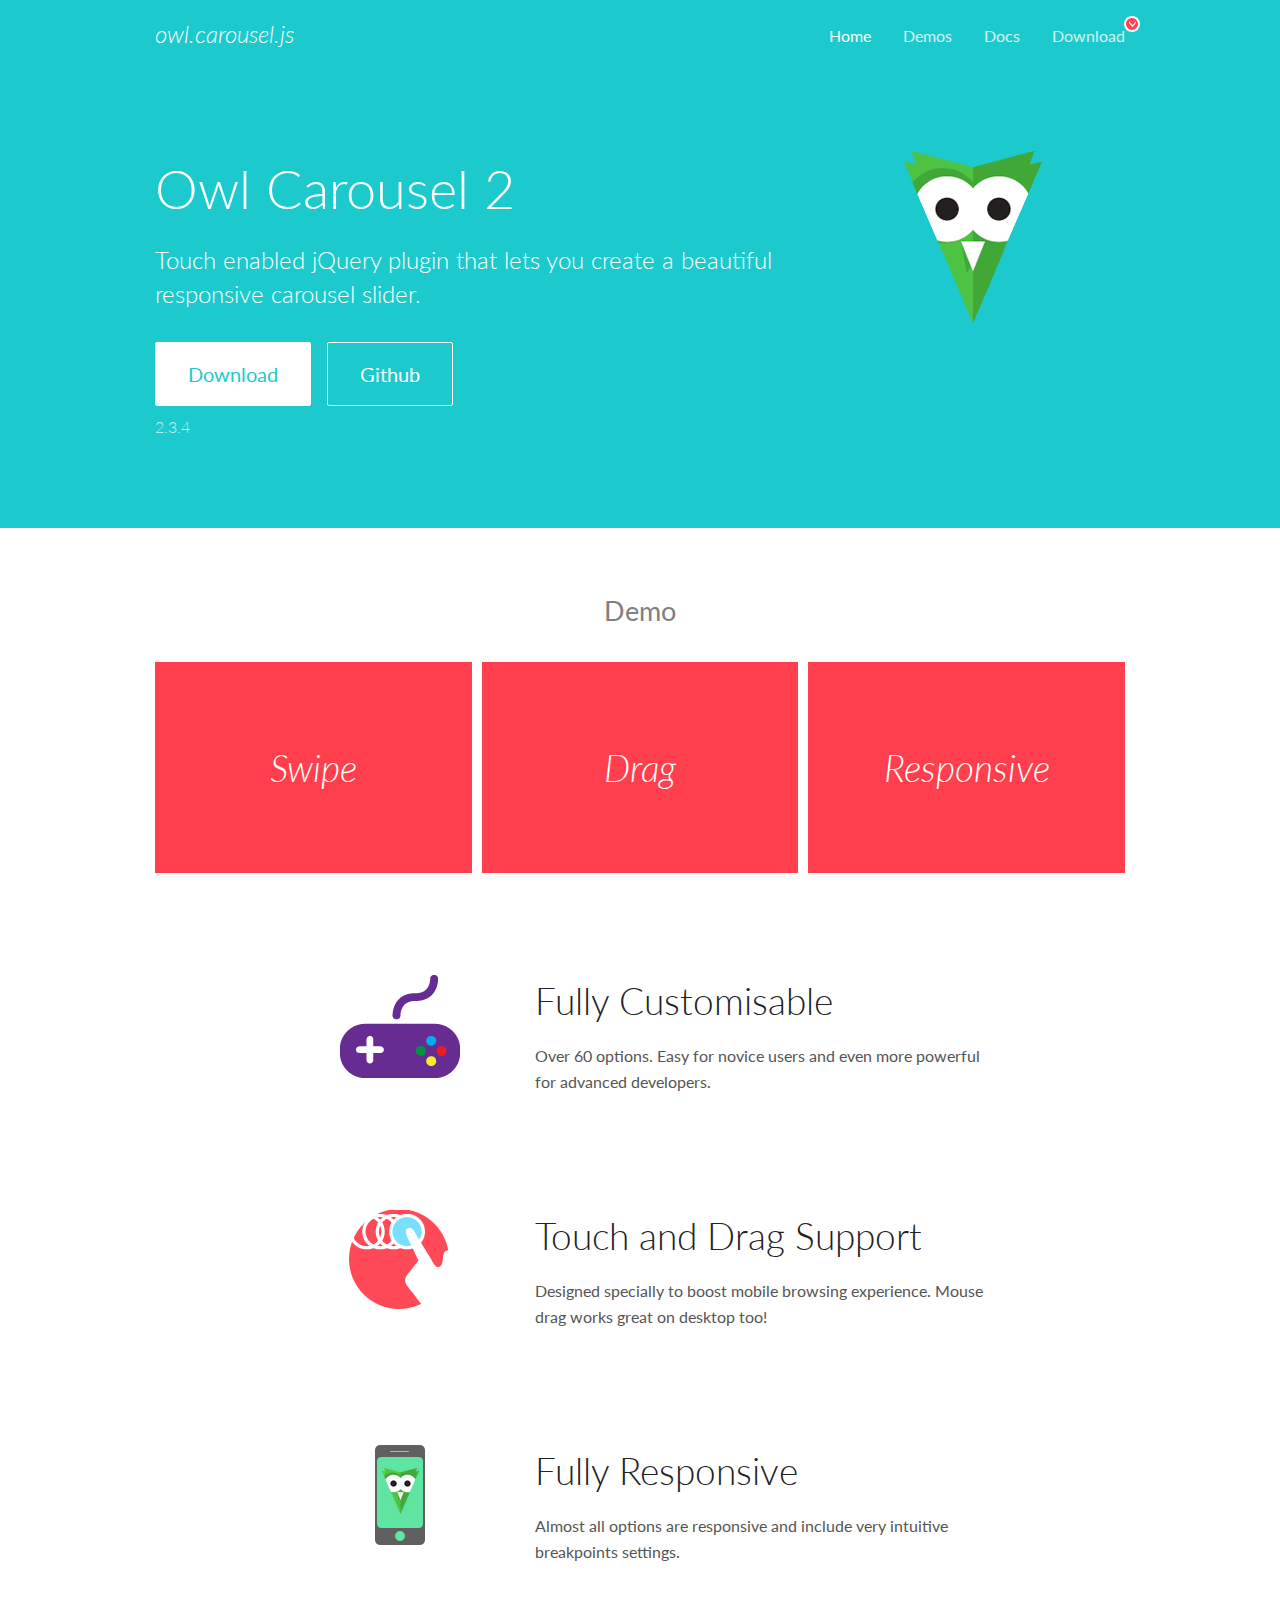
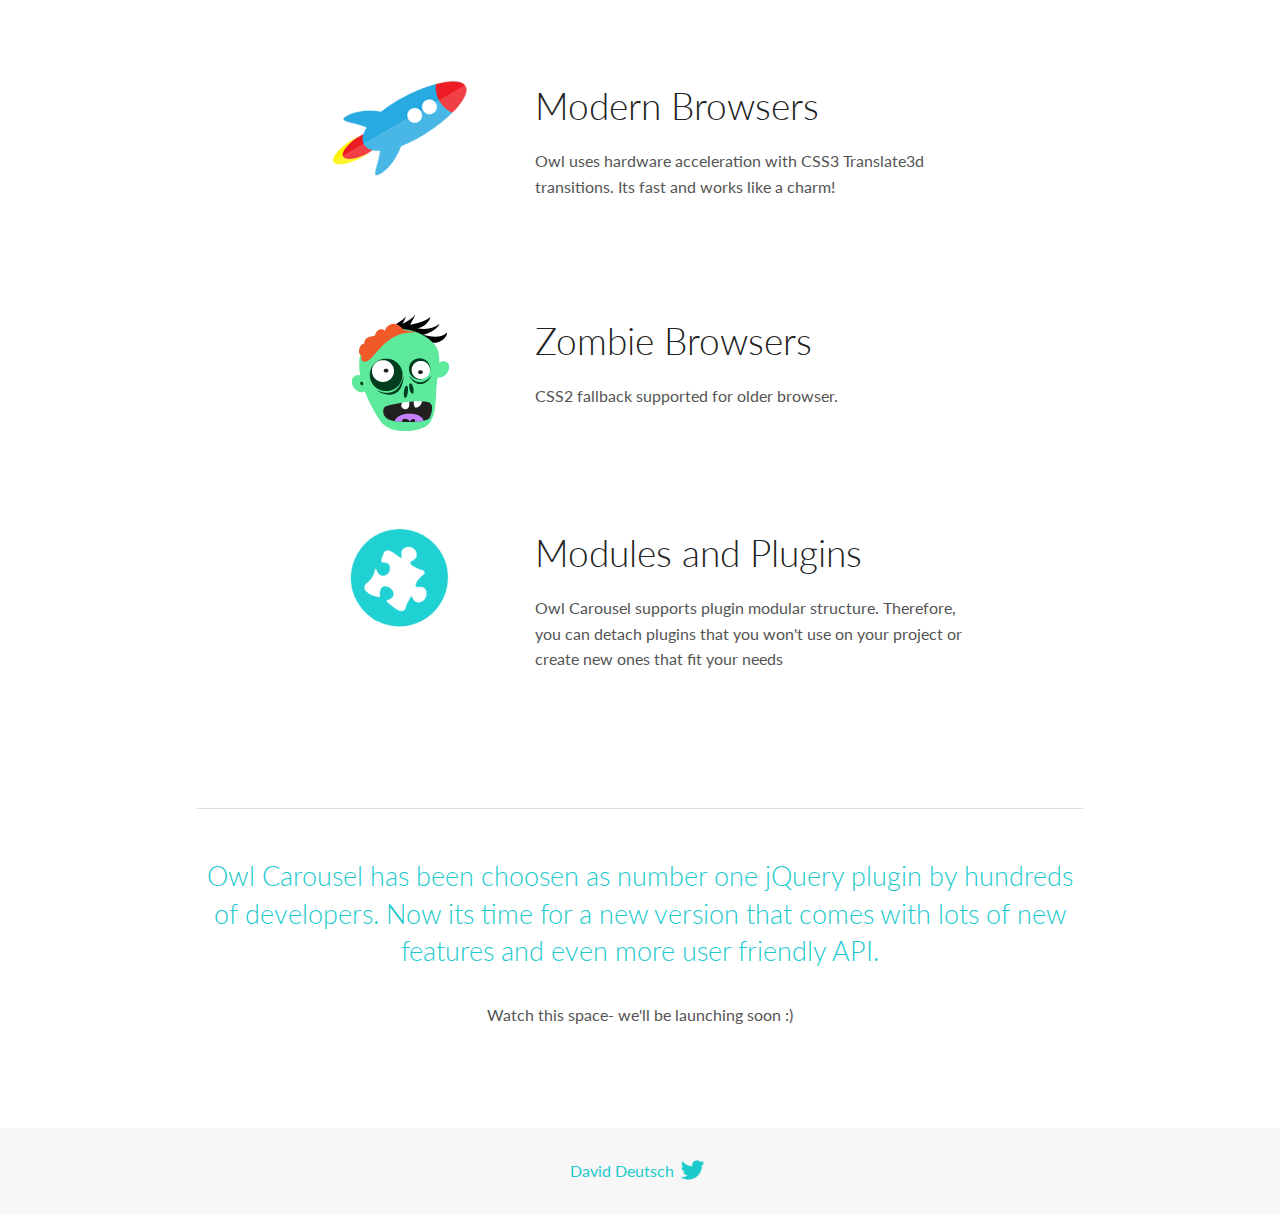
<file: _libs/owlCarousel/docs/index.html>
<!DOCTYPE html>
<html lang="en">
  <head>

    <!-- head -->
    <meta charset="utf-8">
    <meta name="msapplication-tap-highlight" content="no" />
    <meta name="viewport" content="width=device-width, initial-scale=1.0" />
    <meta name="description" content="Touch enabled jQuery plugin that lets you create beautiful responsive carousel slider.">
    <meta name="author" content="David Deutsch">
    <title>
      Home | Owl Carousel | 2.3.4
    </title>

    <!-- Stylesheets -->
    <link href='https://fonts.googleapis.com/css?family=Lato:300,400,700,400italic,300italic' rel='stylesheet' type='text/css'>
    <link rel="stylesheet" href="assets/css/docs.theme.min.css">

    <!-- Owl Stylesheets -->
    <link rel="stylesheet" href="assets/owlcarousel/assets/owl.carousel.min.css">
    <link rel="stylesheet" href="assets/owlcarousel/assets/owl.theme.default.min.css">

    <!-- HTML5 shim and Respond.js IE8 support of HTML5 elements and media queries -->

    <!--[if lt IE 9]>
      <script src="https://oss.maxcdn.com/libs/html5shiv/3.7.0/html5shiv.js"></script>
      <script src="https://oss.maxcdn.com/libs/respond.js/1.3.0/respond.min.js"></script>
    <![endif]-->

    <!-- Favicons -->
    <link rel="apple-touch-icon-precomposed" sizes="144x144" href="assets/ico/apple-touch-icon-144-precomposed.png">
    <link rel="shortcut icon" href="assets/ico/favicon.png">
    <link rel="shortcut icon" href="favicon.ico">

    <!-- Yeah i know js should not be in header. Its required for demos.-->

    <!-- javascript -->
    <script src="assets/vendors/jquery.min.js"></script>
    <script src="assets/owlcarousel/owl.carousel.js"></script>
  </head>
  <body>

    <!-- header -->
    <header class="header">
      <div class="row">
        <div class="large-12 columns">
          <div class="brand left">
            <h3>
              <a href="/OwlCarousel2/">owl.carousel.js</a> 
            </h3>
          </div>
          <a id="toggle-nav" class="right">
            <span></span> <span></span> <span></span> 
          </a> 
          <div class="nav-bar">
            <ul class="clearfix">
              <li class="active">
                <a href="/OwlCarousel2/index.html">Home</a> 
              </li>
              <li> <a href="/OwlCarousel2/demos/demos.html">Demos</a>  </li>
              <li> <a href="/OwlCarousel2/docs/started-welcome.html">Docs</a>  </li>
              <li>
                <a href="https://github.com/OwlCarousel2/OwlCarousel2/archive/2.3.4.zip">Download</a> 
                <span class="download"></span> 
              </li>
            </ul>
          </div>
        </div>
      </div>
    </header>

    <!-- home panel -->
    <section id="hero">
      <div class="row">
        <div class="large-8 medium-8 columns">
          <h1>Owl Carousel 2</h1>
          <h4>Touch enabled jQuery plugin that lets you create a beautiful responsive carousel slider.</h4>
          <a href="https://github.com/OwlCarousel2/OwlCarousel2/archive/2.3.4.zip" class="hero-button">Download</a> 
          <a href="https://github.com/OwlCarousel2/OwlCarousel2" class="hero-button outline">Github</a> 
          <p>2.3.4</p>
        </div>
        <div class="large-4 medium-4 columns">
          <img class="owl-logo" src="assets/img/owl-logo.png" alt="mr. Owl">
        </div>
      </div>
    </section>

    <!-- body -->
    <div class="home-demo">
      <div class="row">
        <div class="large-12 columns">
          <h3>Demo</h3>
          <div class="owl-carousel">
            <div class="item">
              <h2>Swipe</h2>
            </div>
            <div class="item">
              <h2>Drag</h2>
            </div>
            <div class="item">
              <h2>Responsive</h2>
            </div>
            <div class="item">
              <h2>CSS3</h2>
            </div>
            <div class="item">
              <h2>Fast</h2>
            </div>
            <div class="item">
              <h2>Easy</h2>
            </div>
            <div class="item">
              <h2>Free</h2>
            </div>
            <div class="item">
              <h2>Upgradable</h2>
            </div>
            <div class="item">
              <h2>Tons of options</h2>
            </div>
            <div class="item">
              <h2>Infinity</h2>
            </div>
            <div class="item">
              <h2>Auto Width</h2>
            </div>
          </div>
        </div>
      </div>
    </div>
    <script>
      var owl = $('.owl-carousel');
      owl.owlCarousel({
        margin: 10,
        loop: true,
        responsive: {
          0: {
            items: 1
          },
          600: {
            items: 2
          },
          1000: {
            items: 3
          }
        }
      })
    </script>

    <!-- features -->
    <div id="features">
      <div class="row">
        <div class="small-12 medium-9 small-centered columns">
          <section class="row feature">
            <div class="medium-4 small-12 columns">
              <img src="assets/img/feature-options.png" alt="">
            </div>
            <div class="medium-8 small-12 columns">
              <h2>Fully Customisable</h2>
              <p>Over 60 options. Easy for novice users and even more powerful for advanced developers.</p>
            </div>
          </section>
          <section class="row feature">
            <div class="medium-4 small-12 columns">
              <img src="assets/img/feature-drag.png" alt="">
            </div>
            <div class="medium-8 small-12 columns">
              <h2>Touch and Drag Support</h2>
              <p>Designed specially to boost mobile browsing experience. Mouse drag works great on desktop too!</p>
            </div>
          </section>
          <section class="row feature">
            <div class="medium-4 small-12 columns">
              <img src="assets/img/feature-responsive.png" alt="">
            </div>
            <div class="medium-8 small-12 columns">
              <h2>Fully Responsive</h2>
              <p>Almost all options are responsive and include very intuitive breakpoints settings.</p>
            </div>
          </section>
          <section class="row feature">
            <div class="medium-4 small-12 columns">
              <img src="assets/img/feature-modern.png" alt="">
            </div>
            <div class="medium-8 small-12 columns">
              <h2>Modern Browsers</h2>
              <p>Owl uses hardware acceleration with CSS3 Translate3d transitions. Its fast and works like a charm! </p>
            </div>
          </section>
          <section class="row feature">
            <div class="medium-4 small-12 columns">
              <img src="assets/img/feature-zombie.png" alt="">
            </div>
            <div class="medium-8 small-12 columns">
              <h2>Zombie Browsers</h2>
              <p>CSS2 fallback supported for older browser.</p>
            </div>
          </section>
          <section class="row feature">
            <div class="medium-4 small-12 columns">
              <img src="assets/img/feature-module.png" alt="">
            </div>
            <div class="medium-8 small-12 columns">
              <h2>Modules and Plugins</h2>
              <p>Owl Carousel supports plugin modular structure. Therefore, you can detach plugins that you won&#x27;t use on your project or create new ones that fit your needs</p>
            </div>
          </section>
        </div>
      </div>
    </div>

    <!-- footer -->
    <section id="teaser-text">
      <div class="row">
        <div class="small-12 medium-11 small-centered columns">
          <hr>
          <h3 id="owl-carousel-has-been-choosen-as-number-one-jquery-plugin-by-hundreds-of-developers-now-its-time-for-a-new-version-that-comes-with-lots-of-new-features-and-even-more-user-friendly-api-">Owl Carousel has been choosen as number one jQuery plugin by hundreds of developers. Now its time for a new version that comes with lots of new features and even more user friendly API.</h3>
          <p>Watch this space- we&#39;ll be launching soon :)</p>
        </div>
      </div>
    </section>

    <!-- footer -->
    <footer class="footer">
      <div class="row">
        <div class="large-12 columns">
          <h5>
            <a href="/OwlCarousel2/docs/support-contact.html">David Deutsch</a> 
            <a id="custom-tweet-button" href="https://twitter.com/share?url=https://github.com/OwlCarousel2/OwlCarousel2&text=Owl Carousel - This is so awesome! " target="_blank"></a> 
          </h5>
        </div>
      </div>
    </footer>

    <!-- vendors -->
    <script src="assets/vendors/highlight.js"></script>
    <script src="assets/js/app.js"></script>
  </body>
</html>
</file>
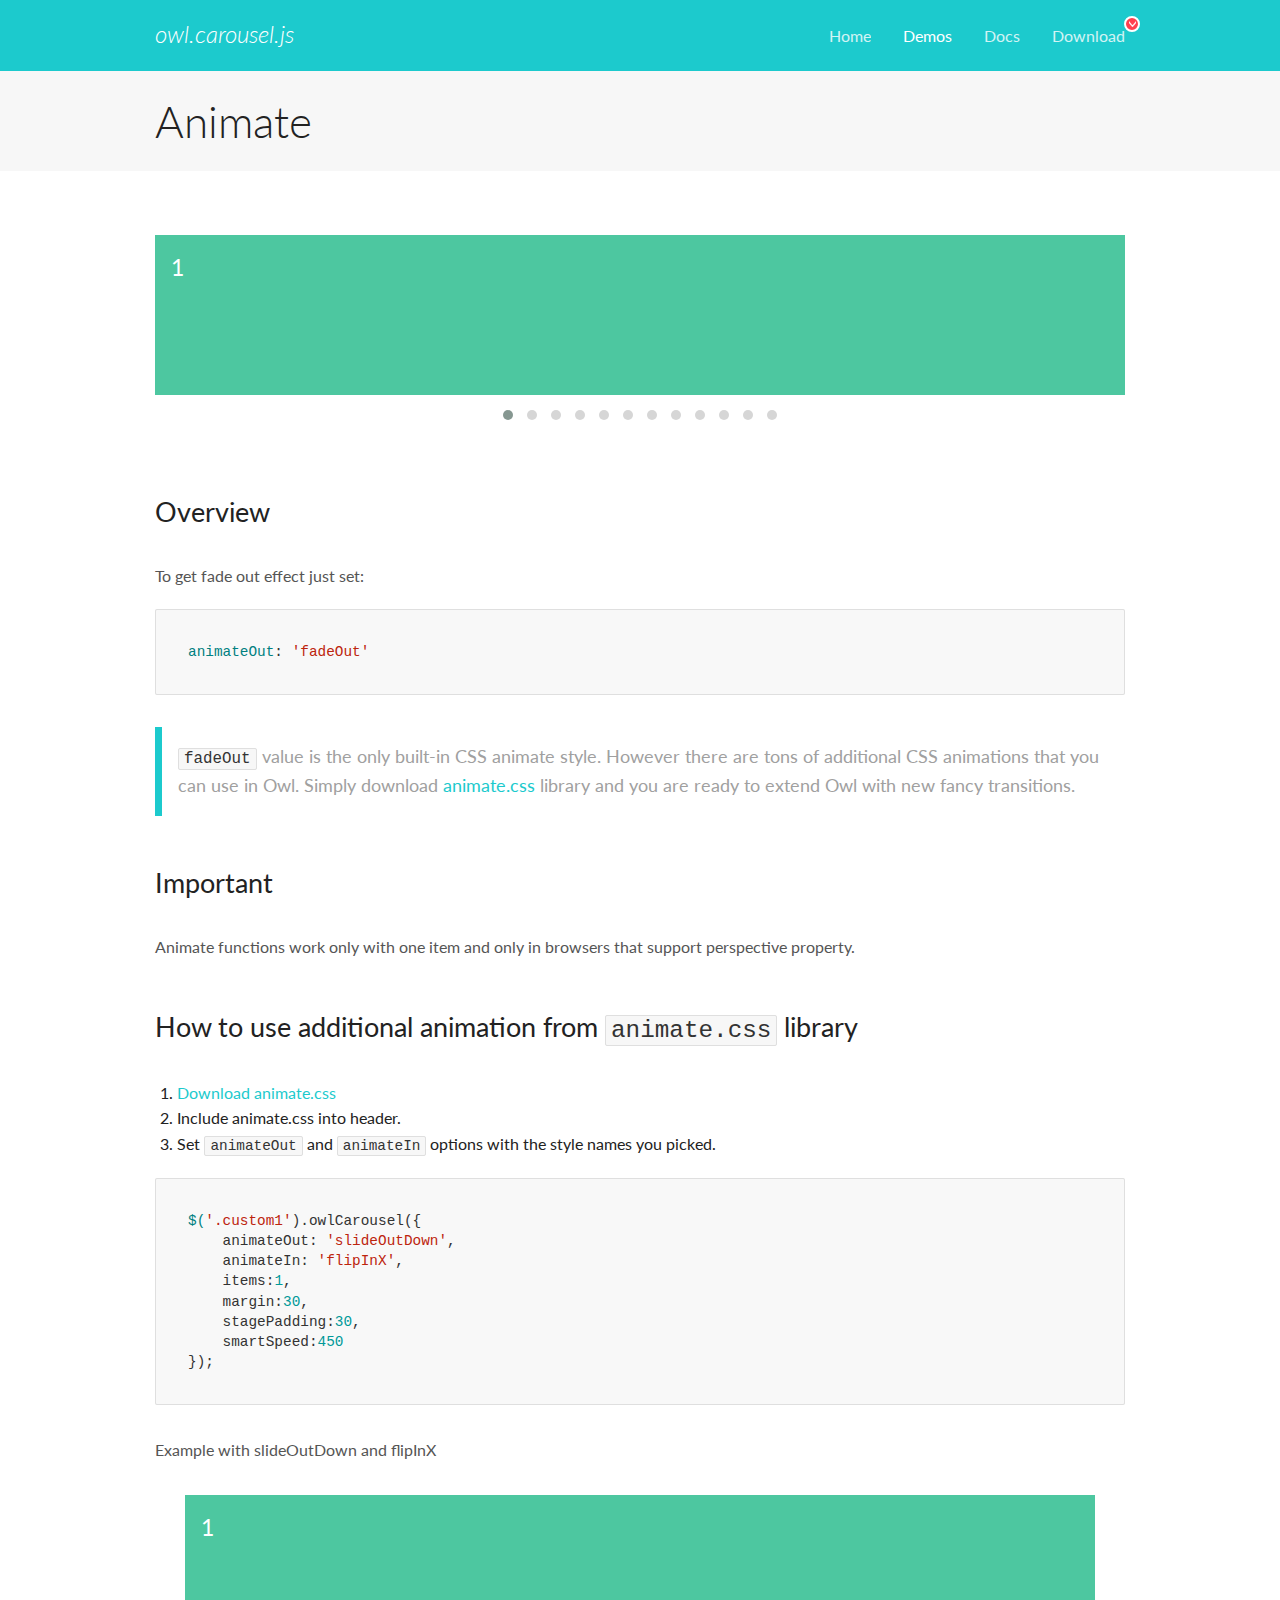
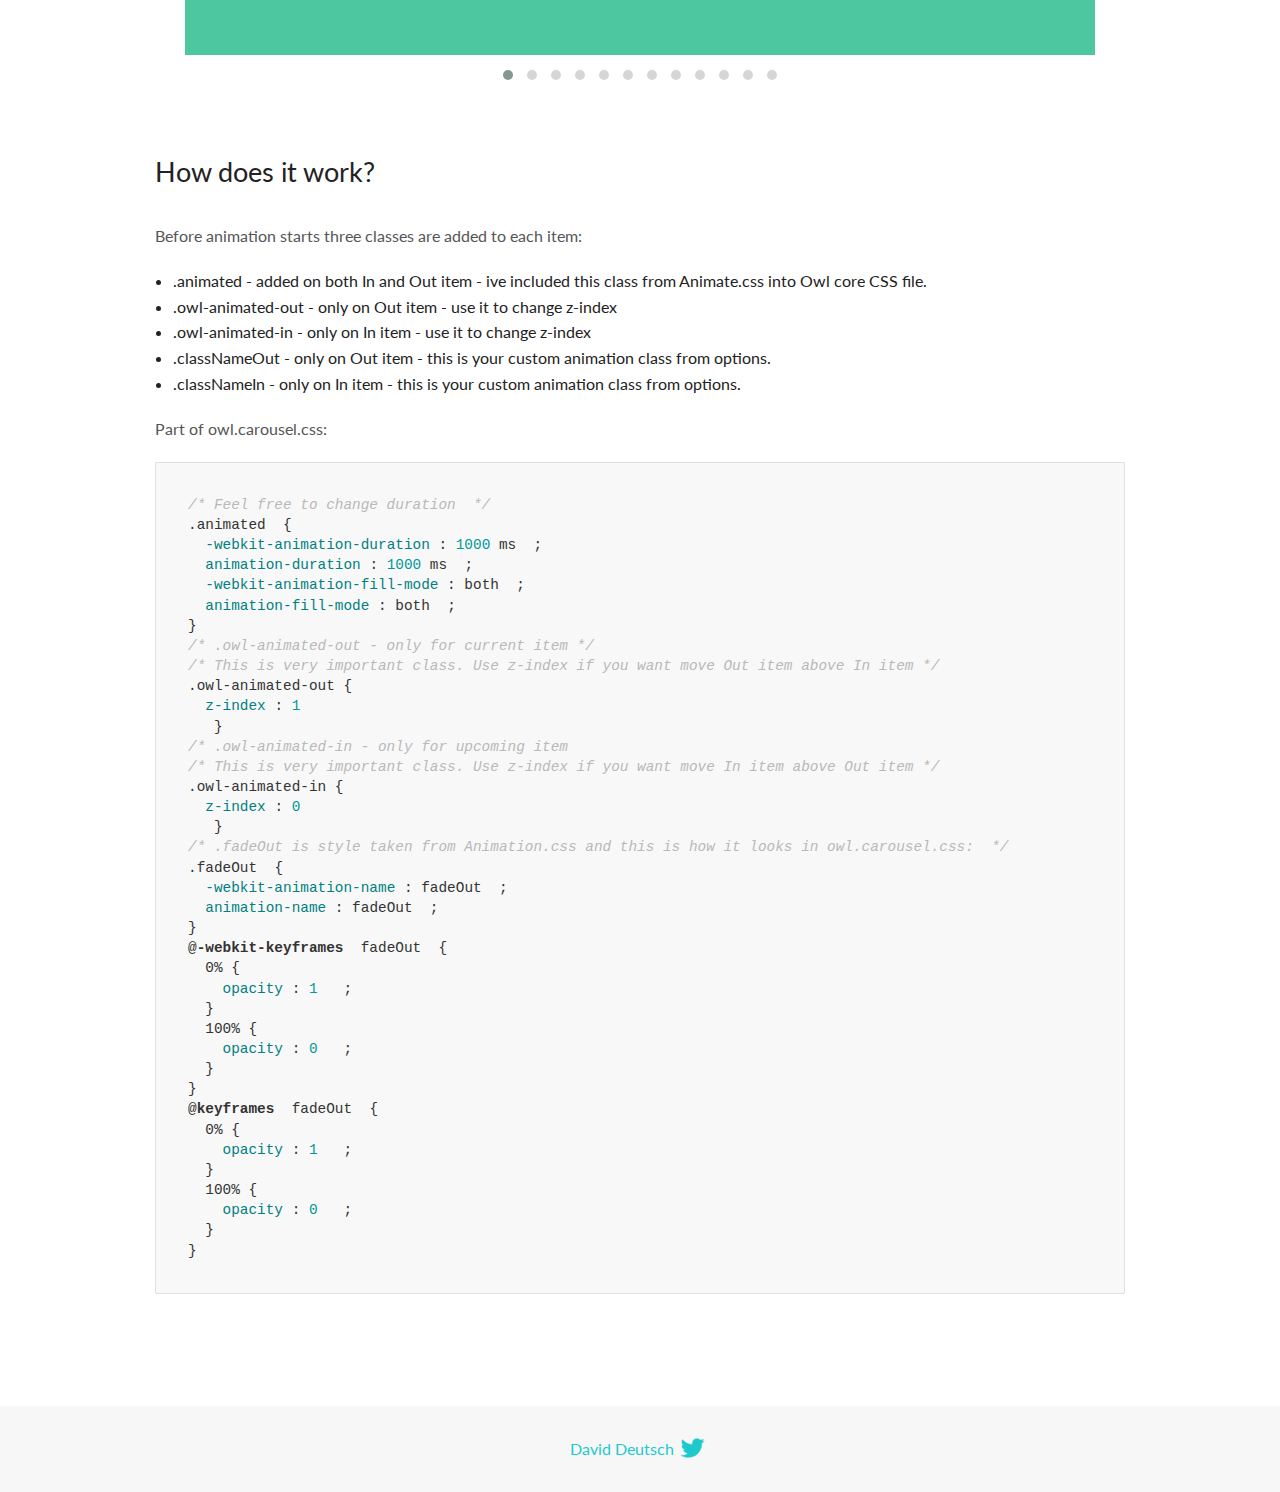
<file: _libs/owlCarousel/docs/demos/animate.html>
<!DOCTYPE html>
<html lang="en">
  <head>

    <!-- head -->
    <meta charset="utf-8">
    <meta name="msapplication-tap-highlight" content="no" />
    <meta name="viewport" content="width=device-width, initial-scale=1.0" />
    <meta name="description" content="Animate carousel">
    <meta name="author" content="David Deutsch">
    <title>
      Animate Demo | Owl Carousel | 2.3.4
    </title>

    <!-- Stylesheets -->
    <link href='https://fonts.googleapis.com/css?family=Lato:300,400,700,400italic,300italic' rel='stylesheet' type='text/css'>
    <link rel="stylesheet" href="../assets/css/docs.theme.min.css">

    <!-- Owl Stylesheets -->
    <link rel="stylesheet" href="../assets/owlcarousel/assets/owl.carousel.min.css">
    <link rel="stylesheet" href="../assets/owlcarousel/assets/owl.theme.default.min.css">

    <!-- HTML5 shim and Respond.js IE8 support of HTML5 elements and media queries -->

    <!--[if lt IE 9]>
      <script src="https://oss.maxcdn.com/libs/html5shiv/3.7.0/html5shiv.js"></script>
      <script src="https://oss.maxcdn.com/libs/respond.js/1.3.0/respond.min.js"></script>
    <![endif]-->

    <!-- Favicons -->
    <link rel="apple-touch-icon-precomposed" sizes="144x144" href="../assets/ico/apple-touch-icon-144-precomposed.png">
    <link rel="shortcut icon" href="../assets/ico/favicon.png">
    <link rel="shortcut icon" href="favicon.ico">

    <!-- Yeah i know js should not be in header. Its required for demos.-->

    <!-- javascript -->
    <script src="../assets/vendors/jquery.min.js"></script>
    <script src="../assets/owlcarousel/owl.carousel.js"></script>
  </head>
  <body>

    <!-- header -->
    <header class="header">
      <div class="row">
        <div class="large-12 columns">
          <div class="brand left">
            <h3>
              <a href="/OwlCarousel2/">owl.carousel.js</a> 
            </h3>
          </div>
          <a id="toggle-nav" class="right">
            <span></span> <span></span> <span></span> 
          </a> 
          <div class="nav-bar">
            <ul class="clearfix">
              <li> <a href="/OwlCarousel2/index.html">Home</a>  </li>
              <li class="active">
                <a href="/OwlCarousel2/demos/demos.html">Demos</a> 
              </li>
              <li> <a href="/OwlCarousel2/docs/started-welcome.html">Docs</a>  </li>
              <li>
                <a href="https://github.com/OwlCarousel2/OwlCarousel2/archive/2.3.4.zip">Download</a> 
                <span class="download"></span> 
              </li>
            </ul>
          </div>
        </div>
      </div>
    </header>

    <!-- title -->
    <section class="title">
      <div class="row">
        <div class="large-12 columns">
          <h1>Animate</h1>
        </div>
      </div>
    </section>

    <!--  Demos -->
    <section id="demos">
      <div class="row">
        <div class="large-12 columns">
          <div class="fadeOut owl-carousel owl-theme">
            <div class="item">
              <h4>1</h4>
            </div>
            <div class="item">
              <h4>2</h4>
            </div>
            <div class="item">
              <h4>3</h4>
            </div>
            <div class="item">
              <h4>4</h4>
            </div>
            <div class="item">
              <h4>5</h4>
            </div>
            <div class="item">
              <h4>6</h4>
            </div>
            <div class="item">
              <h4>7</h4>
            </div>
            <div class="item">
              <h4>8</h4>
            </div>
            <div class="item">
              <h4>9</h4>
            </div>
            <div class="item">
              <h4>10</h4>
            </div>
            <div class="item">
              <h4>11</h4>
            </div>
            <div class="item">
              <h4>12</h4>
            </div>
          </div>
          <h3 id="overview">Overview</h3>
          <p>To get fade out effect just set:</p>
          <pre><code>animateOut: &#39;fadeOut&#39;</code></pre>
          <blockquote>
            <p><code>fadeOut</code> value is the only built-in CSS animate style. However there are tons of additional CSS animations that you can use in Owl. Simply download
              <a href="https://daneden.github.io/animate.css/">animate.css</a>  library and you are ready to extend Owl with new fancy transitions.</p>
          </blockquote>
          <h3 id="important">Important</h3>
          <p>Animate functions work only with one item and only in browsers that support perspective property.</p>
          <h3 id="how-to-use-additional-animation-from-animate-css-library">How to use additional animation from <code>animate.css</code> library</h3>
          <ol>
            <li> <a href="https://daneden.github.io/animate.css/">Download animate.css</a>  </li>
            <li>Include animate.css into header.</li>
            <li>Set <code>animateOut</code> and <code>animateIn</code> options with the style names you picked.</li>
          </ol>
          <pre><code>$(&#39;.custom1&#39;).owlCarousel({
    animateOut: &#39;slideOutDown&#39;,
    animateIn: &#39;flipInX&#39;,
    items:1,
    margin:30,
    stagePadding:30,
    smartSpeed:450
});</code></pre>
          <p>Example with slideOutDown and flipInX</p>
          <div class="custom1 owl-carousel owl-theme">
            <div class="item">
              <h4>1</h4>
            </div>
            <div class="item">
              <h4>2</h4>
            </div>
            <div class="item">
              <h4>3</h4>
            </div>
            <div class="item">
              <h4>4</h4>
            </div>
            <div class="item">
              <h4>5</h4>
            </div>
            <div class="item">
              <h4>6</h4>
            </div>
            <div class="item">
              <h4>7</h4>
            </div>
            <div class="item">
              <h4>8</h4>
            </div>
            <div class="item">
              <h4>9</h4>
            </div>
            <div class="item">
              <h4>10</h4>
            </div>
            <div class="item">
              <h4>11</h4>
            </div>
            <div class="item">
              <h4>12</h4>
            </div>
          </div>
          <h3 id="how-does-it-work-">How does it work?</h3>
          <p>Before animation starts three classes are added to each item:</p>
          <ul>
            <li>.animated - added on both In and Out item - ive included this class from Animate.css into Owl core CSS file.</li>
            <li>.owl-animated-out - only on Out item - use it to change z-index</li>
            <li>.owl-animated-in - only on In item - use it to change z-index</li>
            <li>.classNameOut - only on Out item - this is your custom animation class from options.</li>
            <li>.classNameIn - only on In item - this is your custom animation class from options.</li>
          </ul>
          <p>Part of owl.carousel.css:</p>
          <pre><code class="language-css"><span class="comment">/* Feel free to change duration  */</span> 
<span class="class">.animated</span>  <span class="rules">{
  <span class="rule"><span class="attribute">-webkit-animation-duration</span> :<span class="value"> <span class="number">1000</span> ms</span> </span> ;
  <span class="rule"><span class="attribute">animation-duration</span> :<span class="value"> <span class="number">1000</span> ms</span> </span> ;
  <span class="rule"><span class="attribute">-webkit-animation-fill-mode</span> :<span class="value"> both</span> </span> ;
  <span class="rule"><span class="attribute">animation-fill-mode</span> :<span class="value"> both</span> </span> ;
<span class="rule">}</span> </span> 
<span class="comment">/* .owl-animated-out - only for current item */</span> 
<span class="comment">/* This is very important class. Use z-index if you want move Out item above In item */</span> 
<span class="class">.owl-animated-out</span> <span class="rules">{
  <span class="rule"><span class="attribute">z-index</span> :<span class="value"> <span class="number">1</span> 
</span> </span> </span> }
<span class="comment">/* .owl-animated-in - only for upcoming item
/* This is very important class. Use z-index if you want move In item above Out item */</span> 
<span class="class">.owl-animated-in</span> <span class="rules">{
  <span class="rule"><span class="attribute">z-index</span> :<span class="value"> <span class="number">0</span> 
</span> </span> </span> }
<span class="comment">/* .fadeOut is style taken from Animation.css and this is how it looks in owl.carousel.css:  */</span> 
<span class="class">.fadeOut</span>  <span class="rules">{
  <span class="rule"><span class="attribute">-webkit-animation-name</span> :<span class="value"> fadeOut</span> </span> ;
  <span class="rule"><span class="attribute">animation-name</span> :<span class="value"> fadeOut</span> </span> ;
<span class="rule">}</span> </span> 
<span class="at_rule">@<span class="keyword">-webkit-keyframes</span>  fadeOut </span> {
  0% <span class="rules">{
    <span class="rule"><span class="attribute">opacity</span> :<span class="value"> <span class="number">1</span> </span> </span> ;
  <span class="rule">}</span> </span> 
  100% <span class="rules">{
    <span class="rule"><span class="attribute">opacity</span> :<span class="value"> <span class="number">0</span> </span> </span> ;
  <span class="rule">}</span> </span> 
}
<span class="at_rule">@<span class="keyword">keyframes</span>  fadeOut </span> {
  0% <span class="rules">{
    <span class="rule"><span class="attribute">opacity</span> :<span class="value"> <span class="number">1</span> </span> </span> ;
  <span class="rule">}</span> </span> 
  100% <span class="rules">{
    <span class="rule"><span class="attribute">opacity</span> :<span class="value"> <span class="number">0</span> </span> </span> ;
  <span class="rule">}</span> </span> 
}</code></pre>
          <link rel="stylesheet" href="../assets/css/animate.css">
          <script>
            jQuery(document).ready(function($) {
              $('.fadeOut').owlCarousel({
                items: 1,
                animateOut: 'fadeOut',
                loop: true,
                margin: 10,
              });
              $('.custom1').owlCarousel({
                animateOut: 'slideOutDown',
                animateIn: 'flipInX',
                items: 1,
                margin: 30,
                stagePadding: 30,
                smartSpeed: 450
              });
            });
          </script>
        </div>
      </div>
    </section>

    <!-- footer -->
    <footer class="footer">
      <div class="row">
        <div class="large-12 columns">
          <h5>
            <a href="/OwlCarousel2/docs/support-contact.html">David Deutsch</a> 
            <a id="custom-tweet-button" href="https://twitter.com/share?url=https://github.com/OwlCarousel2/OwlCarousel2&text=Owl Carousel - This is so awesome! " target="_blank"></a> 
          </h5>
        </div>
      </div>
    </footer>

    <!-- vendors -->
    <script src="../assets/vendors/highlight.js"></script>
    <script src="../assets/js/app.js"></script>
  </body>
</html>
</file>
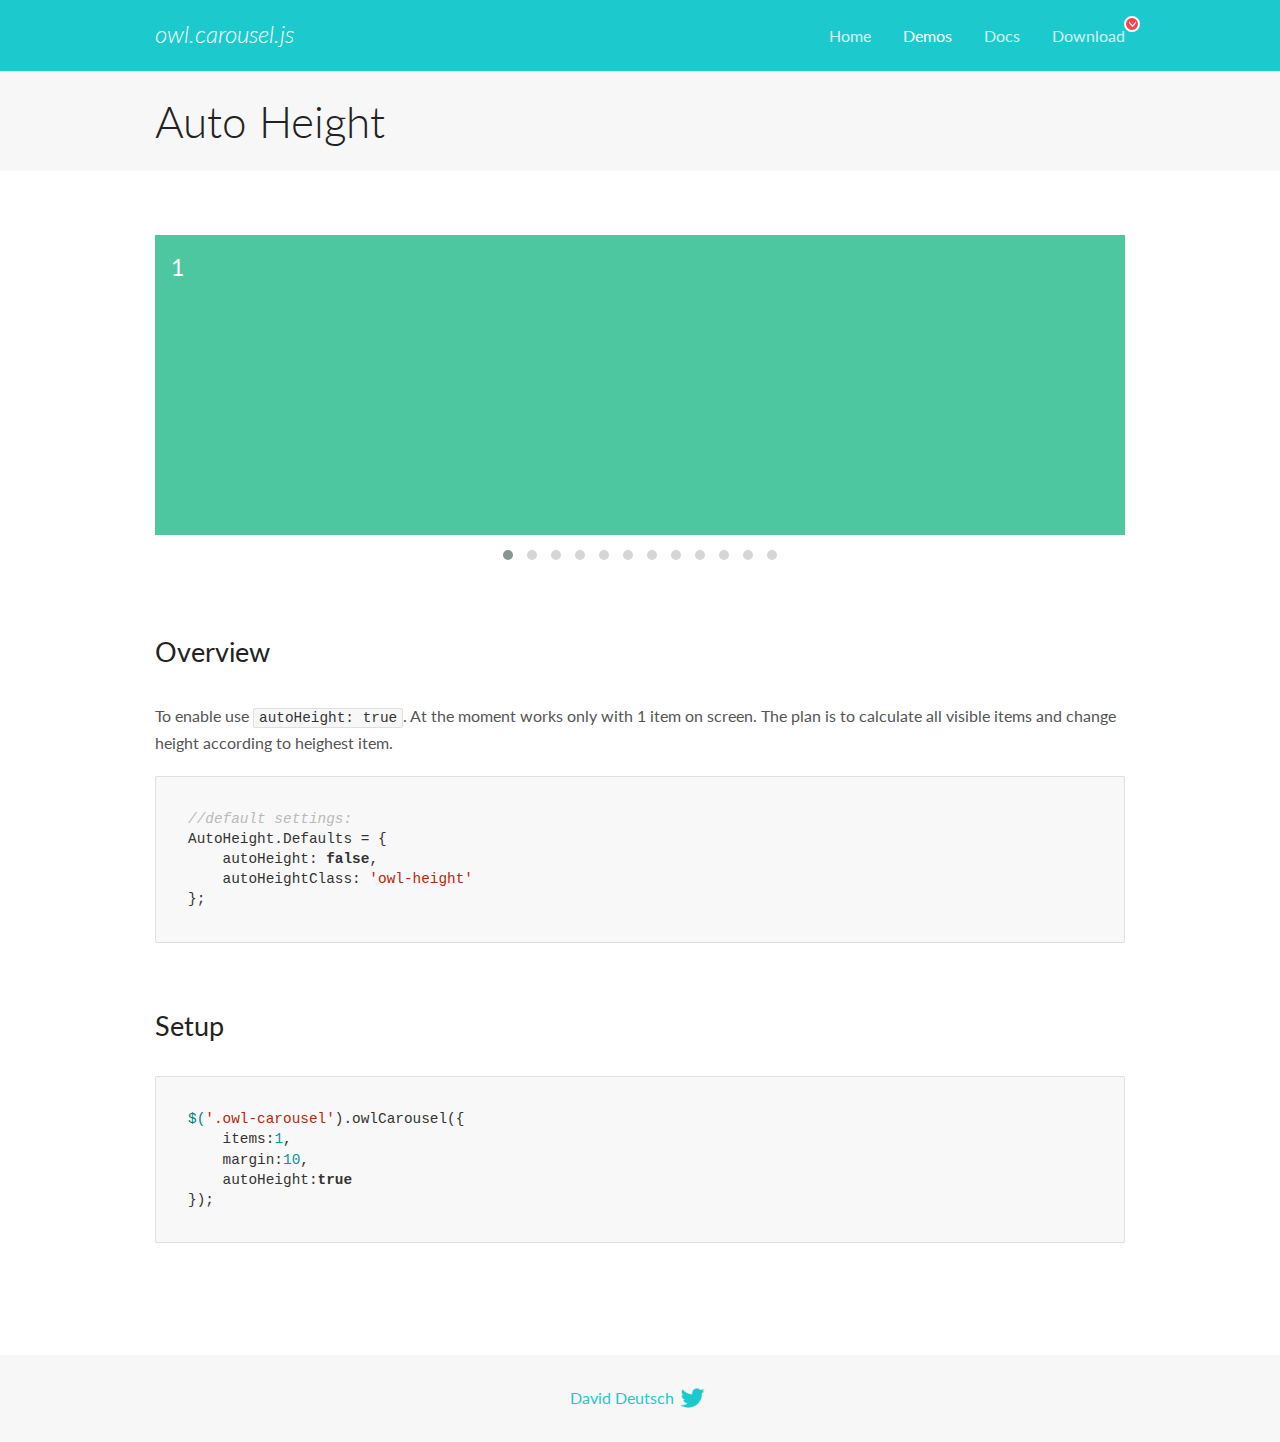
<file: _libs/owlCarousel/docs/demos/autoheight.html>
<!DOCTYPE html>
<html lang="en">
  <head>

    <!-- head -->
    <meta charset="utf-8">
    <meta name="msapplication-tap-highlight" content="no" />
    <meta name="viewport" content="width=device-width, initial-scale=1.0" />
    <meta name="description" content="autoHeight usage demo">
    <meta name="author" content="David Deutsch">
    <title>
      Auto Height Demo | Owl Carousel | 2.3.4
    </title>

    <!-- Stylesheets -->
    <link href='https://fonts.googleapis.com/css?family=Lato:300,400,700,400italic,300italic' rel='stylesheet' type='text/css'>
    <link rel="stylesheet" href="../assets/css/docs.theme.min.css">

    <!-- Owl Stylesheets -->
    <link rel="stylesheet" href="../assets/owlcarousel/assets/owl.carousel.min.css">
    <link rel="stylesheet" href="../assets/owlcarousel/assets/owl.theme.default.min.css">

    <!-- HTML5 shim and Respond.js IE8 support of HTML5 elements and media queries -->

    <!--[if lt IE 9]>
      <script src="https://oss.maxcdn.com/libs/html5shiv/3.7.0/html5shiv.js"></script>
      <script src="https://oss.maxcdn.com/libs/respond.js/1.3.0/respond.min.js"></script>
    <![endif]-->

    <!-- Favicons -->
    <link rel="apple-touch-icon-precomposed" sizes="144x144" href="../assets/ico/apple-touch-icon-144-precomposed.png">
    <link rel="shortcut icon" href="../assets/ico/favicon.png">
    <link rel="shortcut icon" href="favicon.ico">

    <!-- Yeah i know js should not be in header. Its required for demos.-->

    <!-- javascript -->
    <script src="../assets/vendors/jquery.min.js"></script>
    <script src="../assets/owlcarousel/owl.carousel.js"></script>
  </head>
  <body>

    <!-- header -->
    <header class="header">
      <div class="row">
        <div class="large-12 columns">
          <div class="brand left">
            <h3>
              <a href="/OwlCarousel2/">owl.carousel.js</a> 
            </h3>
          </div>
          <a id="toggle-nav" class="right">
            <span></span> <span></span> <span></span> 
          </a> 
          <div class="nav-bar">
            <ul class="clearfix">
              <li> <a href="/OwlCarousel2/index.html">Home</a>  </li>
              <li class="active">
                <a href="/OwlCarousel2/demos/demos.html">Demos</a> 
              </li>
              <li> <a href="/OwlCarousel2/docs/started-welcome.html">Docs</a>  </li>
              <li>
                <a href="https://github.com/OwlCarousel2/OwlCarousel2/archive/2.3.4.zip">Download</a> 
                <span class="download"></span> 
              </li>
            </ul>
          </div>
        </div>
      </div>
    </header>

    <!-- title -->
    <section class="title">
      <div class="row">
        <div class="large-12 columns">
          <h1>Auto Height</h1>
        </div>
      </div>
    </section>

    <!--  Demos -->
    <section id="demos">
      <div class="row">
        <div class="large-12 columns">
          <div class="owl-carousel owl-theme">
            <div class="item" style="height:300px">
              <h4>1</h4>
            </div>
            <div class="item" style="height:100px">
              <h4>2</h4>
            </div>
            <div class="item" style="height:500px">
              <h4>3</h4>
            </div>
            <div class="item" style="height:250px">
              <h4>4</h4>
            </div>
            <div class="item" style="height:400px">
              <h4>5</h4>
            </div>
            <div class="item" style="height:500px">
              <h4>6</h4>
            </div>
            <div class="item" style="height:600px">
              <h4>7</h4>
            </div>
            <div class="item" style="height:400px">
              <h4>8</h4>
            </div>
            <div class="item" style="height:300px">
              <h4>9</h4>
            </div>
            <div class="item" style="height:350px">
              <h4>10</h4>
            </div>
            <div class="item" style="height:200px">
              <h4>11</h4>
            </div>
            <div class="item" style="height:150px">
              <h4>12</h4>
            </div>
          </div>
          <h3 id="overview">Overview</h3>
          <p>To enable use <code>autoHeight: true</code>. At the moment works only with 1 item on screen. The plan is to calculate all visible items and change height according to heighest item.</p>
          <pre><code>//default settings:
AutoHeight.Defaults = {
    autoHeight: false,
    autoHeightClass: &#39;owl-height&#39;
};</code></pre>
          <h3 id="setup">Setup</h3>
          <pre><code>$(&#39;.owl-carousel&#39;).owlCarousel({
    items:1,
    margin:10,
    autoHeight:true
});</code></pre>
          <script>
            $(document).ready(function() {
              $('.owl-carousel').owlCarousel({
                items: 1,
                margin: 10,
                autoHeight: true
              });
            })
          </script>
        </div>
      </div>
    </section>

    <!-- footer -->
    <footer class="footer">
      <div class="row">
        <div class="large-12 columns">
          <h5>
            <a href="/OwlCarousel2/docs/support-contact.html">David Deutsch</a> 
            <a id="custom-tweet-button" href="https://twitter.com/share?url=https://github.com/OwlCarousel2/OwlCarousel2&text=Owl Carousel - This is so awesome! " target="_blank"></a> 
          </h5>
        </div>
      </div>
    </footer>

    <!-- vendors -->
    <script src="../assets/vendors/highlight.js"></script>
    <script src="../assets/js/app.js"></script>
  </body>
</html>
</file>
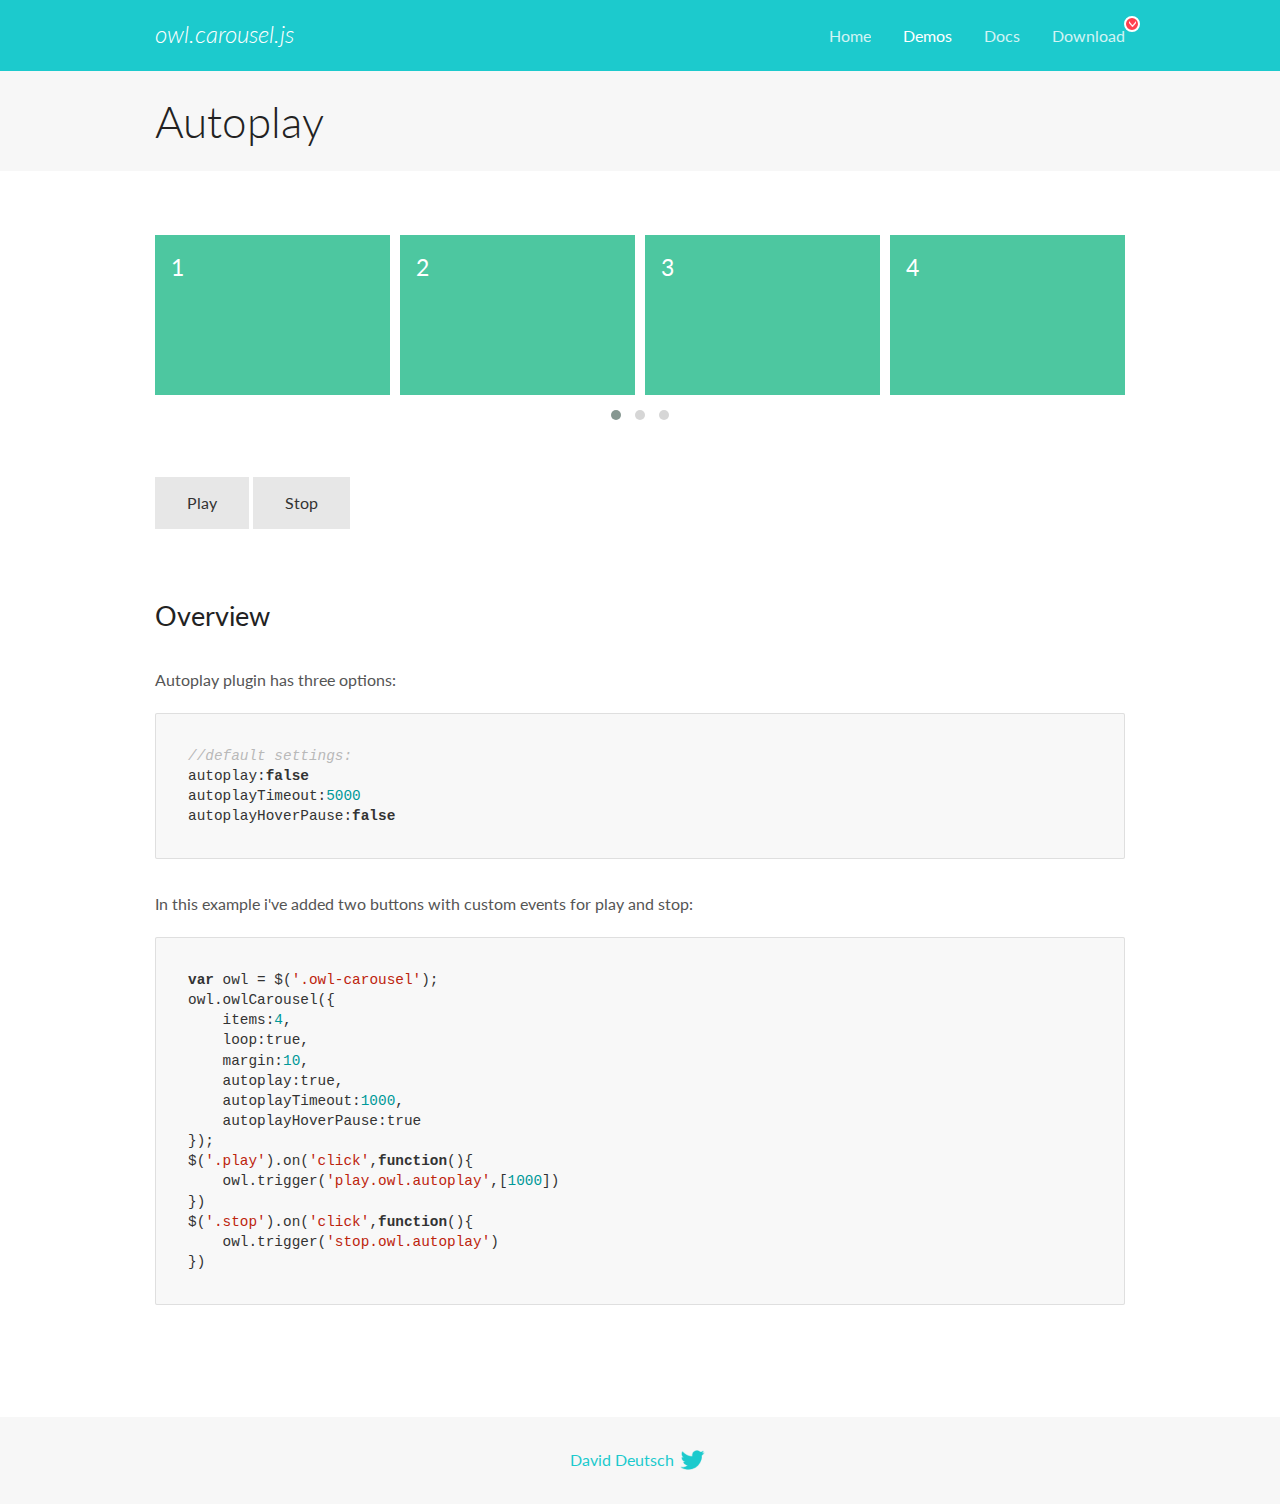
<file: _libs/owlCarousel/docs/demos/autoplay.html>
<!DOCTYPE html>
<html lang="en">
  <head>

    <!-- head -->
    <meta charset="utf-8">
    <meta name="msapplication-tap-highlight" content="no" />
    <meta name="viewport" content="width=device-width, initial-scale=1.0" />
    <meta name="description" content="Autoplay usage demo">
    <meta name="author" content="David Deutsch">
    <title>
      Autoplay Demo | Owl Carousel | 2.3.4
    </title>

    <!-- Stylesheets -->
    <link href='https://fonts.googleapis.com/css?family=Lato:300,400,700,400italic,300italic' rel='stylesheet' type='text/css'>
    <link rel="stylesheet" href="../assets/css/docs.theme.min.css">

    <!-- Owl Stylesheets -->
    <link rel="stylesheet" href="../assets/owlcarousel/assets/owl.carousel.min.css">
    <link rel="stylesheet" href="../assets/owlcarousel/assets/owl.theme.default.min.css">

    <!-- HTML5 shim and Respond.js IE8 support of HTML5 elements and media queries -->

    <!--[if lt IE 9]>
      <script src="https://oss.maxcdn.com/libs/html5shiv/3.7.0/html5shiv.js"></script>
      <script src="https://oss.maxcdn.com/libs/respond.js/1.3.0/respond.min.js"></script>
    <![endif]-->

    <!-- Favicons -->
    <link rel="apple-touch-icon-precomposed" sizes="144x144" href="../assets/ico/apple-touch-icon-144-precomposed.png">
    <link rel="shortcut icon" href="../assets/ico/favicon.png">
    <link rel="shortcut icon" href="favicon.ico">

    <!-- Yeah i know js should not be in header. Its required for demos.-->

    <!-- javascript -->
    <script src="../assets/vendors/jquery.min.js"></script>
    <script src="../assets/owlcarousel/owl.carousel.js"></script>
  </head>
  <body>

    <!-- header -->
    <header class="header">
      <div class="row">
        <div class="large-12 columns">
          <div class="brand left">
            <h3>
              <a href="/OwlCarousel2/">owl.carousel.js</a> 
            </h3>
          </div>
          <a id="toggle-nav" class="right">
            <span></span> <span></span> <span></span> 
          </a> 
          <div class="nav-bar">
            <ul class="clearfix">
              <li> <a href="/OwlCarousel2/index.html">Home</a>  </li>
              <li class="active">
                <a href="/OwlCarousel2/demos/demos.html">Demos</a> 
              </li>
              <li> <a href="/OwlCarousel2/docs/started-welcome.html">Docs</a>  </li>
              <li>
                <a href="https://github.com/OwlCarousel2/OwlCarousel2/archive/2.3.4.zip">Download</a> 
                <span class="download"></span> 
              </li>
            </ul>
          </div>
        </div>
      </div>
    </header>

    <!-- title -->
    <section class="title">
      <div class="row">
        <div class="large-12 columns">
          <h1>Autoplay</h1>
        </div>
      </div>
    </section>

    <!--  Demos -->
    <section id="demos">
      <div class="row">
        <div class="large-12 columns">
          <div class="owl-carousel owl-theme">
            <div class="item">
              <h4>1</h4>
            </div>
            <div class="item">
              <h4>2</h4>
            </div>
            <div class="item">
              <h4>3</h4>
            </div>
            <div class="item">
              <h4>4</h4>
            </div>
            <div class="item">
              <h4>5</h4>
            </div>
            <div class="item">
              <h4>6</h4>
            </div>
            <div class="item">
              <h4>7</h4>
            </div>
            <div class="item">
              <h4>8</h4>
            </div>
            <div class="item">
              <h4>9</h4>
            </div>
            <div class="item">
              <h4>10</h4>
            </div>
            <div class="item">
              <h4>11</h4>
            </div>
            <div class="item">
              <h4>12</h4>
            </div>
          </div>
          <a class="button secondary play">Play</a> 
          <a class="button secondary stop">Stop</a> 
          <h3 id="overview">Overview</h3>
          <p>Autoplay plugin has three options:</p>
          <pre><code>//default settings:
autoplay:false
autoplayTimeout:5000
autoplayHoverPause:false</code></pre>
          <p>In this example i&#39;ve added two buttons with custom events for play and stop:</p>
          <pre><code>var owl = $(&#39;.owl-carousel&#39;);
owl.owlCarousel({
    items:4,
    loop:true,
    margin:10,
    autoplay:true,
    autoplayTimeout:1000,
    autoplayHoverPause:true
});
$(&#39;.play&#39;).on(&#39;click&#39;,function(){
    owl.trigger(&#39;play.owl.autoplay&#39;,[1000])
})
$(&#39;.stop&#39;).on(&#39;click&#39;,function(){
    owl.trigger(&#39;stop.owl.autoplay&#39;)
})</code></pre>
          <script>
            $(document).ready(function() {
              var owl = $('.owl-carousel');
              owl.owlCarousel({
                items: 4,
                loop: true,
                margin: 10,
                autoplay: true,
                autoplayTimeout: 1000,
                autoplayHoverPause: true
              });
              $('.play').on('click', function() {
                owl.trigger('play.owl.autoplay', [1000])
              })
              $('.stop').on('click', function() {
                owl.trigger('stop.owl.autoplay')
              })
            })
          </script>
        </div>
      </div>
    </section>

    <!-- footer -->
    <footer class="footer">
      <div class="row">
        <div class="large-12 columns">
          <h5>
            <a href="/OwlCarousel2/docs/support-contact.html">David Deutsch</a> 
            <a id="custom-tweet-button" href="https://twitter.com/share?url=https://github.com/OwlCarousel2/OwlCarousel2&text=Owl Carousel - This is so awesome! " target="_blank"></a> 
          </h5>
        </div>
      </div>
    </footer>

    <!-- vendors -->
    <script src="../assets/vendors/highlight.js"></script>
    <script src="../assets/js/app.js"></script>
  </body>
</html>
</file>
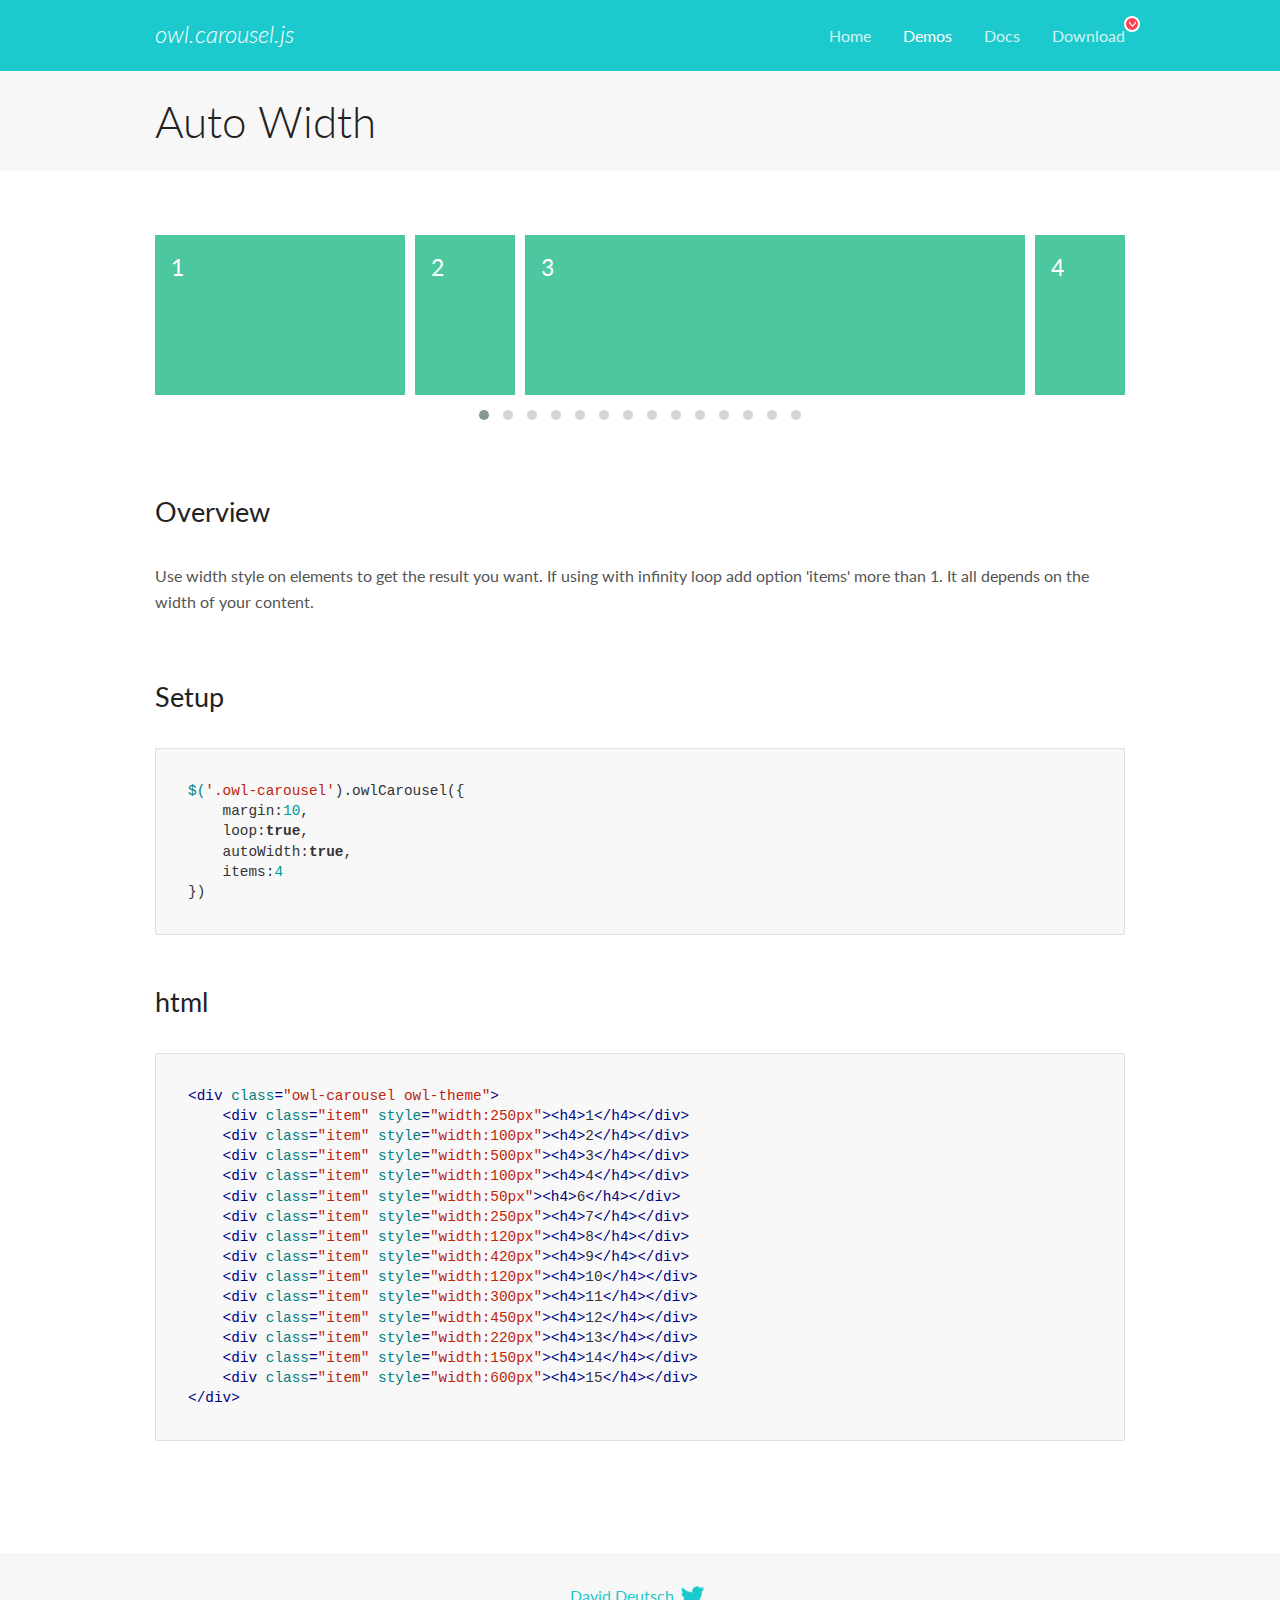
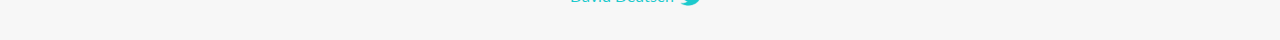
<file: _libs/owlCarousel/docs/demos/autowidth.html>
<!DOCTYPE html>
<html lang="en">
  <head>

    <!-- head -->
    <meta charset="utf-8">
    <meta name="msapplication-tap-highlight" content="no" />
    <meta name="viewport" content="width=device-width, initial-scale=1.0" />
    <meta name="description" content="Auto Width">
    <meta name="author" content="David Deutsch">
    <title>
      Auto Width Demo | Owl Carousel | 2.3.4
    </title>

    <!-- Stylesheets -->
    <link href='https://fonts.googleapis.com/css?family=Lato:300,400,700,400italic,300italic' rel='stylesheet' type='text/css'>
    <link rel="stylesheet" href="../assets/css/docs.theme.min.css">

    <!-- Owl Stylesheets -->
    <link rel="stylesheet" href="../assets/owlcarousel/assets/owl.carousel.min.css">
    <link rel="stylesheet" href="../assets/owlcarousel/assets/owl.theme.default.min.css">

    <!-- HTML5 shim and Respond.js IE8 support of HTML5 elements and media queries -->

    <!--[if lt IE 9]>
      <script src="https://oss.maxcdn.com/libs/html5shiv/3.7.0/html5shiv.js"></script>
      <script src="https://oss.maxcdn.com/libs/respond.js/1.3.0/respond.min.js"></script>
    <![endif]-->

    <!-- Favicons -->
    <link rel="apple-touch-icon-precomposed" sizes="144x144" href="../assets/ico/apple-touch-icon-144-precomposed.png">
    <link rel="shortcut icon" href="../assets/ico/favicon.png">
    <link rel="shortcut icon" href="favicon.ico">

    <!-- Yeah i know js should not be in header. Its required for demos.-->

    <!-- javascript -->
    <script src="../assets/vendors/jquery.min.js"></script>
    <script src="../assets/owlcarousel/owl.carousel.js"></script>
  </head>
  <body>

    <!-- header -->
    <header class="header">
      <div class="row">
        <div class="large-12 columns">
          <div class="brand left">
            <h3>
              <a href="/OwlCarousel2/">owl.carousel.js</a> 
            </h3>
          </div>
          <a id="toggle-nav" class="right">
            <span></span> <span></span> <span></span> 
          </a> 
          <div class="nav-bar">
            <ul class="clearfix">
              <li> <a href="/OwlCarousel2/index.html">Home</a>  </li>
              <li class="active">
                <a href="/OwlCarousel2/demos/demos.html">Demos</a> 
              </li>
              <li> <a href="/OwlCarousel2/docs/started-welcome.html">Docs</a>  </li>
              <li>
                <a href="https://github.com/OwlCarousel2/OwlCarousel2/archive/2.3.4.zip">Download</a> 
                <span class="download"></span> 
              </li>
            </ul>
          </div>
        </div>
      </div>
    </header>

    <!-- title -->
    <section class="title">
      <div class="row">
        <div class="large-12 columns">
          <h1>Auto Width</h1>
        </div>
      </div>
    </section>

    <!--  Demos -->
    <section id="demos">
      <div class="row">
        <div class="large-12 columns">
          <div class="owl-carousel owl-theme">
            <div class="item" style="width:250px">
              <h4>1</h4>
            </div>
            <div class="item" style="width:100px">
              <h4>2</h4>
            </div>
            <div class="item" style="width:500px">
              <h4>3</h4>
            </div>
            <div class="item" style="width:100px">
              <h4>4</h4>
            </div>
            <div class="item" style="width:50px">
              <h4>6</h4>
            </div>
            <div class="item" style="width:250px">
              <h4>7</h4>
            </div>
            <div class="item" style="width:120px">
              <h4>8</h4>
            </div>
            <div class="item" style="width:420px">
              <h4>9</h4>
            </div>
            <div class="item" style="width:120px">
              <h4>10</h4>
            </div>
            <div class="item" style="width:300px">
              <h4>11</h4>
            </div>
            <div class="item" style="width:450px">
              <h4>12</h4>
            </div>
            <div class="item" style="width:220px">
              <h4>13</h4>
            </div>
            <div class="item" style="width:150px">
              <h4>14</h4>
            </div>
            <div class="item" style="width:600px">
              <h4>15</h4>
            </div>
          </div>
          <h3 id="overview">Overview</h3>
          <p>Use width style on elements to get the result you want. If using with infinity loop add option &#39;items&#39; more than 1. It all depends on the width of your content.</p>
          <h3 id="setup">Setup</h3>
          <pre><code>$(&#39;.owl-carousel&#39;).owlCarousel({
    margin:10,
    loop:true,
    autoWidth:true,
    items:4
})</code></pre>
          <h3 id="html">html</h3>
          <pre><code>&lt;div class=&quot;owl-carousel owl-theme&quot;&gt;
    &lt;div class=&quot;item&quot; style=&quot;width:250px&quot;&gt;&lt;h4&gt;1&lt;/h4&gt;&lt;/div&gt;
    &lt;div class=&quot;item&quot; style=&quot;width:100px&quot;&gt;&lt;h4&gt;2&lt;/h4&gt;&lt;/div&gt;
    &lt;div class=&quot;item&quot; style=&quot;width:500px&quot;&gt;&lt;h4&gt;3&lt;/h4&gt;&lt;/div&gt;
    &lt;div class=&quot;item&quot; style=&quot;width:100px&quot;&gt;&lt;h4&gt;4&lt;/h4&gt;&lt;/div&gt;
    &lt;div class=&quot;item&quot; style=&quot;width:50px&quot;&gt;&lt;h4&gt;6&lt;/h4&gt;&lt;/div&gt;
    &lt;div class=&quot;item&quot; style=&quot;width:250px&quot;&gt;&lt;h4&gt;7&lt;/h4&gt;&lt;/div&gt;
    &lt;div class=&quot;item&quot; style=&quot;width:120px&quot;&gt;&lt;h4&gt;8&lt;/h4&gt;&lt;/div&gt;
    &lt;div class=&quot;item&quot; style=&quot;width:420px&quot;&gt;&lt;h4&gt;9&lt;/h4&gt;&lt;/div&gt;
    &lt;div class=&quot;item&quot; style=&quot;width:120px&quot;&gt;&lt;h4&gt;10&lt;/h4&gt;&lt;/div&gt;
    &lt;div class=&quot;item&quot; style=&quot;width:300px&quot;&gt;&lt;h4&gt;11&lt;/h4&gt;&lt;/div&gt;
    &lt;div class=&quot;item&quot; style=&quot;width:450px&quot;&gt;&lt;h4&gt;12&lt;/h4&gt;&lt;/div&gt;
    &lt;div class=&quot;item&quot; style=&quot;width:220px&quot;&gt;&lt;h4&gt;13&lt;/h4&gt;&lt;/div&gt;
    &lt;div class=&quot;item&quot; style=&quot;width:150px&quot;&gt;&lt;h4&gt;14&lt;/h4&gt;&lt;/div&gt;
    &lt;div class=&quot;item&quot; style=&quot;width:600px&quot;&gt;&lt;h4&gt;15&lt;/h4&gt;&lt;/div&gt;
&lt;/div&gt;</code></pre>
          <script>
            $(document).ready(function() {
              $('.owl-carousel').owlCarousel({
                margin: 10,
                loop: true,
                autoWidth: true,
                items: 4
              })
            })
          </script>
        </div>
      </div>
    </section>

    <!-- footer -->
    <footer class="footer">
      <div class="row">
        <div class="large-12 columns">
          <h5>
            <a href="/OwlCarousel2/docs/support-contact.html">David Deutsch</a> 
            <a id="custom-tweet-button" href="https://twitter.com/share?url=https://github.com/OwlCarousel2/OwlCarousel2&text=Owl Carousel - This is so awesome! " target="_blank"></a> 
          </h5>
        </div>
      </div>
    </footer>

    <!-- vendors -->
    <script src="../assets/vendors/highlight.js"></script>
    <script src="../assets/js/app.js"></script>
  </body>
</html>
</file>
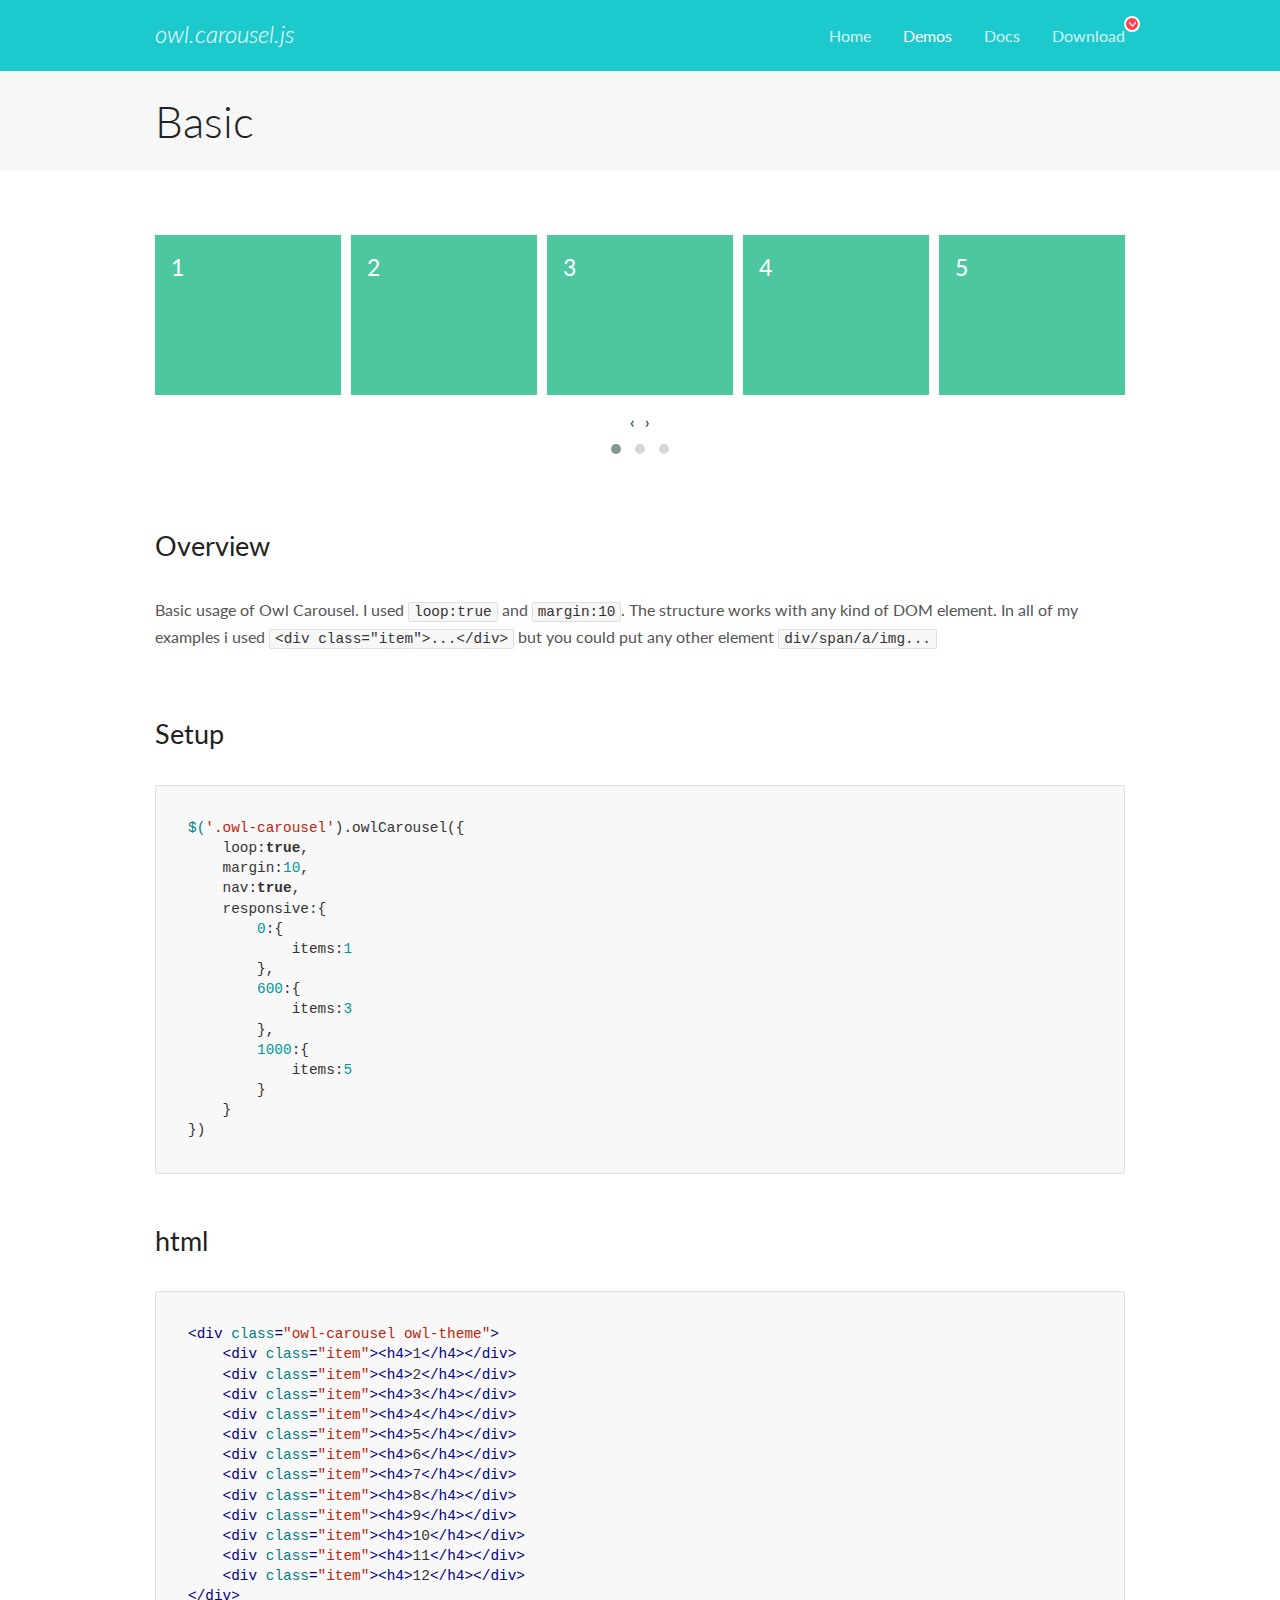
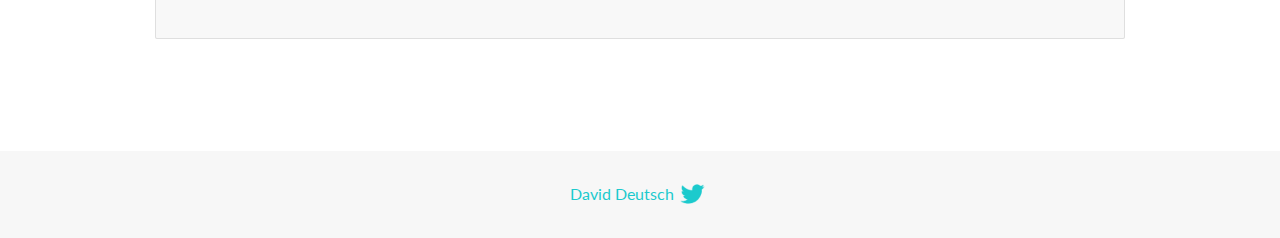
<file: _libs/owlCarousel/docs/demos/basic.html>
<!DOCTYPE html>
<html lang="en">
  <head>

    <!-- head -->
    <meta charset="utf-8">
    <meta name="msapplication-tap-highlight" content="no" />
    <meta name="viewport" content="width=device-width, initial-scale=1.0" />
    <meta name="description" content="Basic usage demo">
    <meta name="author" content="David Deutsch">
    <title>
      Basic Demo | Owl Carousel | 2.3.4
    </title>

    <!-- Stylesheets -->
    <link href='https://fonts.googleapis.com/css?family=Lato:300,400,700,400italic,300italic' rel='stylesheet' type='text/css'>
    <link rel="stylesheet" href="../assets/css/docs.theme.min.css">

    <!-- Owl Stylesheets -->
    <link rel="stylesheet" href="../assets/owlcarousel/assets/owl.carousel.min.css">
    <link rel="stylesheet" href="../assets/owlcarousel/assets/owl.theme.default.min.css">

    <!-- HTML5 shim and Respond.js IE8 support of HTML5 elements and media queries -->

    <!--[if lt IE 9]>
      <script src="https://oss.maxcdn.com/libs/html5shiv/3.7.0/html5shiv.js"></script>
      <script src="https://oss.maxcdn.com/libs/respond.js/1.3.0/respond.min.js"></script>
    <![endif]-->

    <!-- Favicons -->
    <link rel="apple-touch-icon-precomposed" sizes="144x144" href="../assets/ico/apple-touch-icon-144-precomposed.png">
    <link rel="shortcut icon" href="../assets/ico/favicon.png">
    <link rel="shortcut icon" href="favicon.ico">

    <!-- Yeah i know js should not be in header. Its required for demos.-->

    <!-- javascript -->
    <script src="../assets/vendors/jquery.min.js"></script>
    <script src="../assets/owlcarousel/owl.carousel.js"></script>
  </head>
  <body>

    <!-- header -->
    <header class="header">
      <div class="row">
        <div class="large-12 columns">
          <div class="brand left">
            <h3>
              <a href="/OwlCarousel2/">owl.carousel.js</a> 
            </h3>
          </div>
          <a id="toggle-nav" class="right">
            <span></span> <span></span> <span></span> 
          </a> 
          <div class="nav-bar">
            <ul class="clearfix">
              <li> <a href="/OwlCarousel2/index.html">Home</a>  </li>
              <li class="active">
                <a href="/OwlCarousel2/demos/demos.html">Demos</a> 
              </li>
              <li> <a href="/OwlCarousel2/docs/started-welcome.html">Docs</a>  </li>
              <li>
                <a href="https://github.com/OwlCarousel2/OwlCarousel2/archive/2.3.4.zip">Download</a> 
                <span class="download"></span> 
              </li>
            </ul>
          </div>
        </div>
      </div>
    </header>

    <!-- title -->
    <section class="title">
      <div class="row">
        <div class="large-12 columns">
          <h1>Basic</h1>
        </div>
      </div>
    </section>

    <!--  Demos -->
    <section id="demos">
      <div class="row">
        <div class="large-12 columns">
          <div class="owl-carousel owl-theme">
            <div class="item">
              <h4>1</h4>
            </div>
            <div class="item">
              <h4>2</h4>
            </div>
            <div class="item">
              <h4>3</h4>
            </div>
            <div class="item">
              <h4>4</h4>
            </div>
            <div class="item">
              <h4>5</h4>
            </div>
            <div class="item">
              <h4>6</h4>
            </div>
            <div class="item">
              <h4>7</h4>
            </div>
            <div class="item">
              <h4>8</h4>
            </div>
            <div class="item">
              <h4>9</h4>
            </div>
            <div class="item">
              <h4>10</h4>
            </div>
            <div class="item">
              <h4>11</h4>
            </div>
            <div class="item">
              <h4>12</h4>
            </div>
          </div>
          <h3 id="overview">Overview</h3>
          <p>Basic usage of Owl Carousel. I used <code>loop:true</code> and <code>margin:10</code>. The structure works with any kind of DOM element. In all of my examples i used <code>&lt;div class=&quot;item&quot;&gt;...&lt;/div&gt;</code> but you could
            put any other element <code>div/span/a/img...</code></p>
          <h3 id="setup">Setup</h3>
          <pre><code>$(&#39;.owl-carousel&#39;).owlCarousel({
    loop:true,
    margin:10,
    nav:true,
    responsive:{
        0:{
            items:1
        },
        600:{
            items:3
        },
        1000:{
            items:5
        }
    }
})</code></pre>
          <h3 id="html">html</h3>
          <pre><code>&lt;div class=&quot;owl-carousel owl-theme&quot;&gt;
    &lt;div class=&quot;item&quot;&gt;&lt;h4&gt;1&lt;/h4&gt;&lt;/div&gt;
    &lt;div class=&quot;item&quot;&gt;&lt;h4&gt;2&lt;/h4&gt;&lt;/div&gt;
    &lt;div class=&quot;item&quot;&gt;&lt;h4&gt;3&lt;/h4&gt;&lt;/div&gt;
    &lt;div class=&quot;item&quot;&gt;&lt;h4&gt;4&lt;/h4&gt;&lt;/div&gt;
    &lt;div class=&quot;item&quot;&gt;&lt;h4&gt;5&lt;/h4&gt;&lt;/div&gt;
    &lt;div class=&quot;item&quot;&gt;&lt;h4&gt;6&lt;/h4&gt;&lt;/div&gt;
    &lt;div class=&quot;item&quot;&gt;&lt;h4&gt;7&lt;/h4&gt;&lt;/div&gt;
    &lt;div class=&quot;item&quot;&gt;&lt;h4&gt;8&lt;/h4&gt;&lt;/div&gt;
    &lt;div class=&quot;item&quot;&gt;&lt;h4&gt;9&lt;/h4&gt;&lt;/div&gt;
    &lt;div class=&quot;item&quot;&gt;&lt;h4&gt;10&lt;/h4&gt;&lt;/div&gt;
    &lt;div class=&quot;item&quot;&gt;&lt;h4&gt;11&lt;/h4&gt;&lt;/div&gt;
    &lt;div class=&quot;item&quot;&gt;&lt;h4&gt;12&lt;/h4&gt;&lt;/div&gt;
&lt;/div&gt;</code></pre>
          <script>
            $(document).ready(function() {
              var owl = $('.owl-carousel');
              owl.owlCarousel({
                margin: 10,
                nav: true,
                loop: true,
                responsive: {
                  0: {
                    items: 1
                  },
                  600: {
                    items: 3
                  },
                  1000: {
                    items: 5
                  }
                }
              })
            })
          </script>
        </div>
      </div>
    </section>

    <!-- footer -->
    <footer class="footer">
      <div class="row">
        <div class="large-12 columns">
          <h5>
            <a href="/OwlCarousel2/docs/support-contact.html">David Deutsch</a> 
            <a id="custom-tweet-button" href="https://twitter.com/share?url=https://github.com/OwlCarousel2/OwlCarousel2&text=Owl Carousel - This is so awesome! " target="_blank"></a> 
          </h5>
        </div>
      </div>
    </footer>

    <!-- vendors -->
    <script src="../assets/vendors/highlight.js"></script>
    <script src="../assets/js/app.js"></script>
  </body>
</html>
</file>
